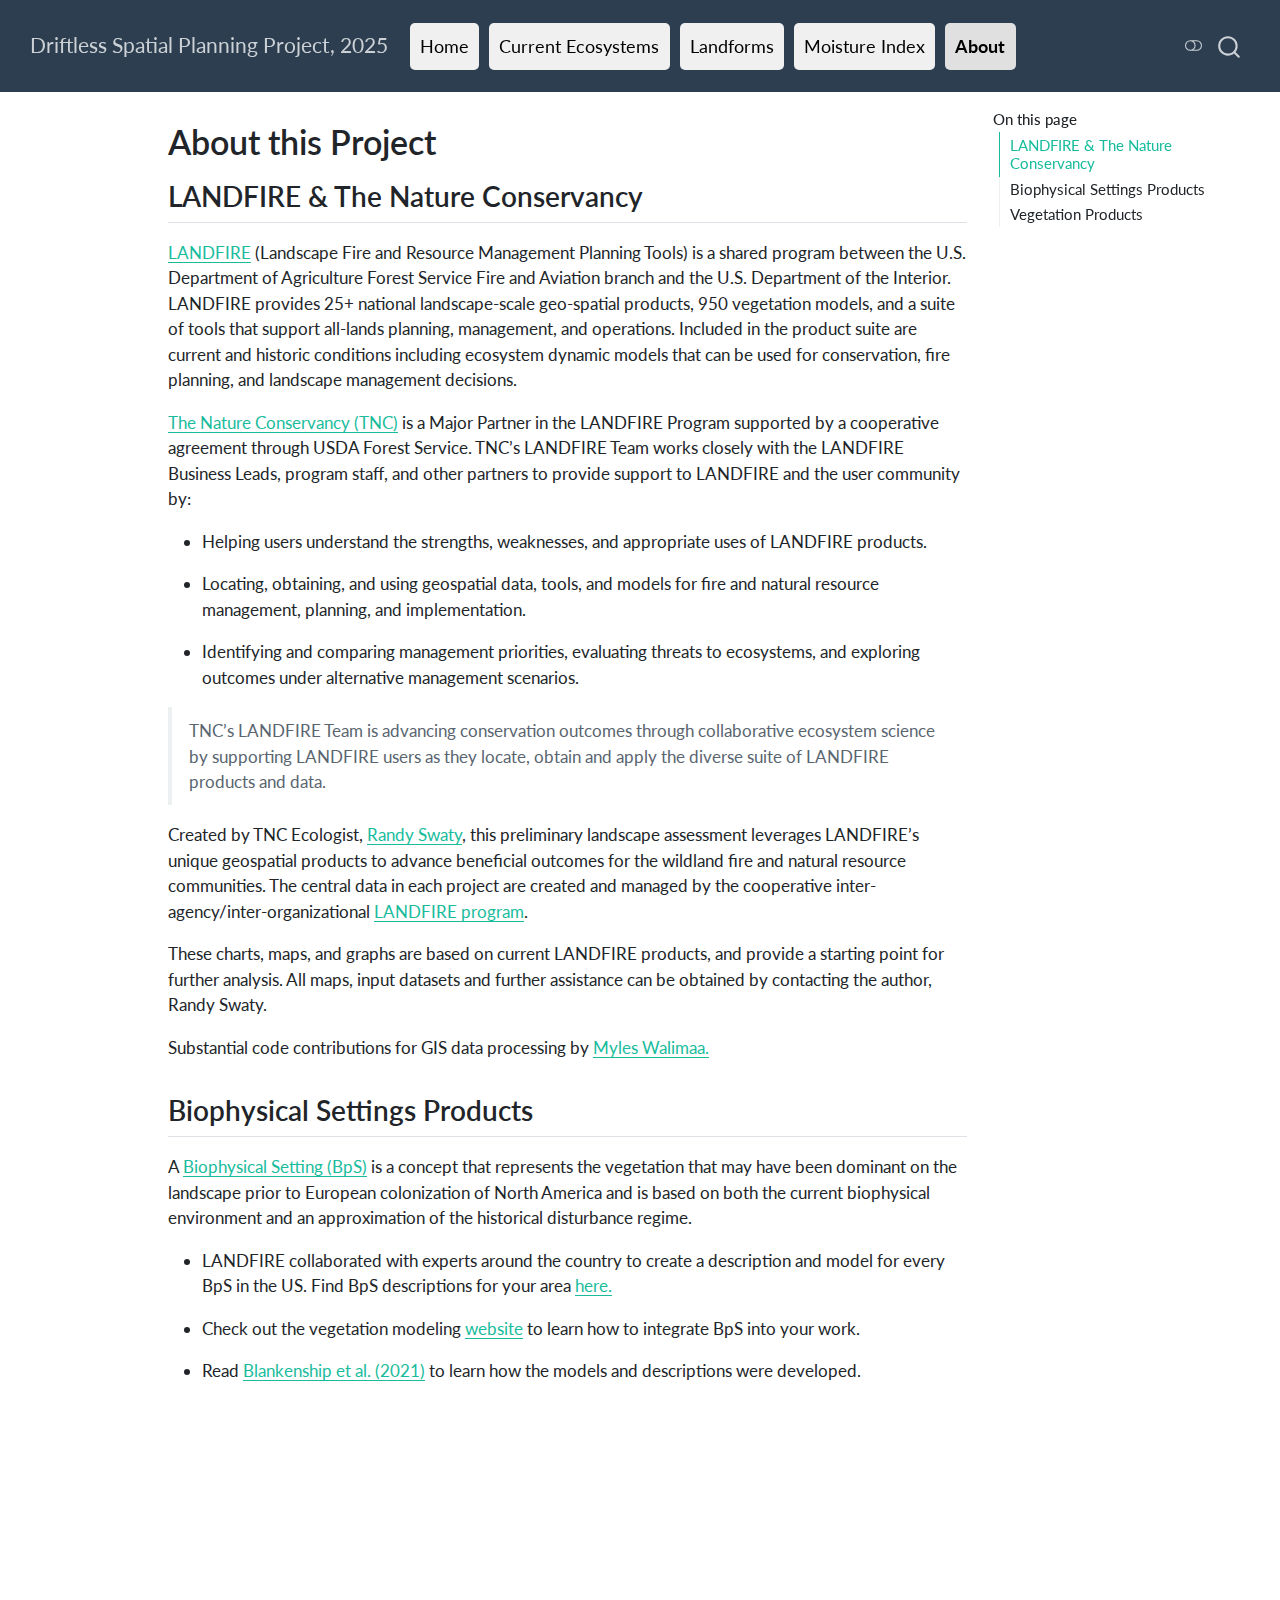
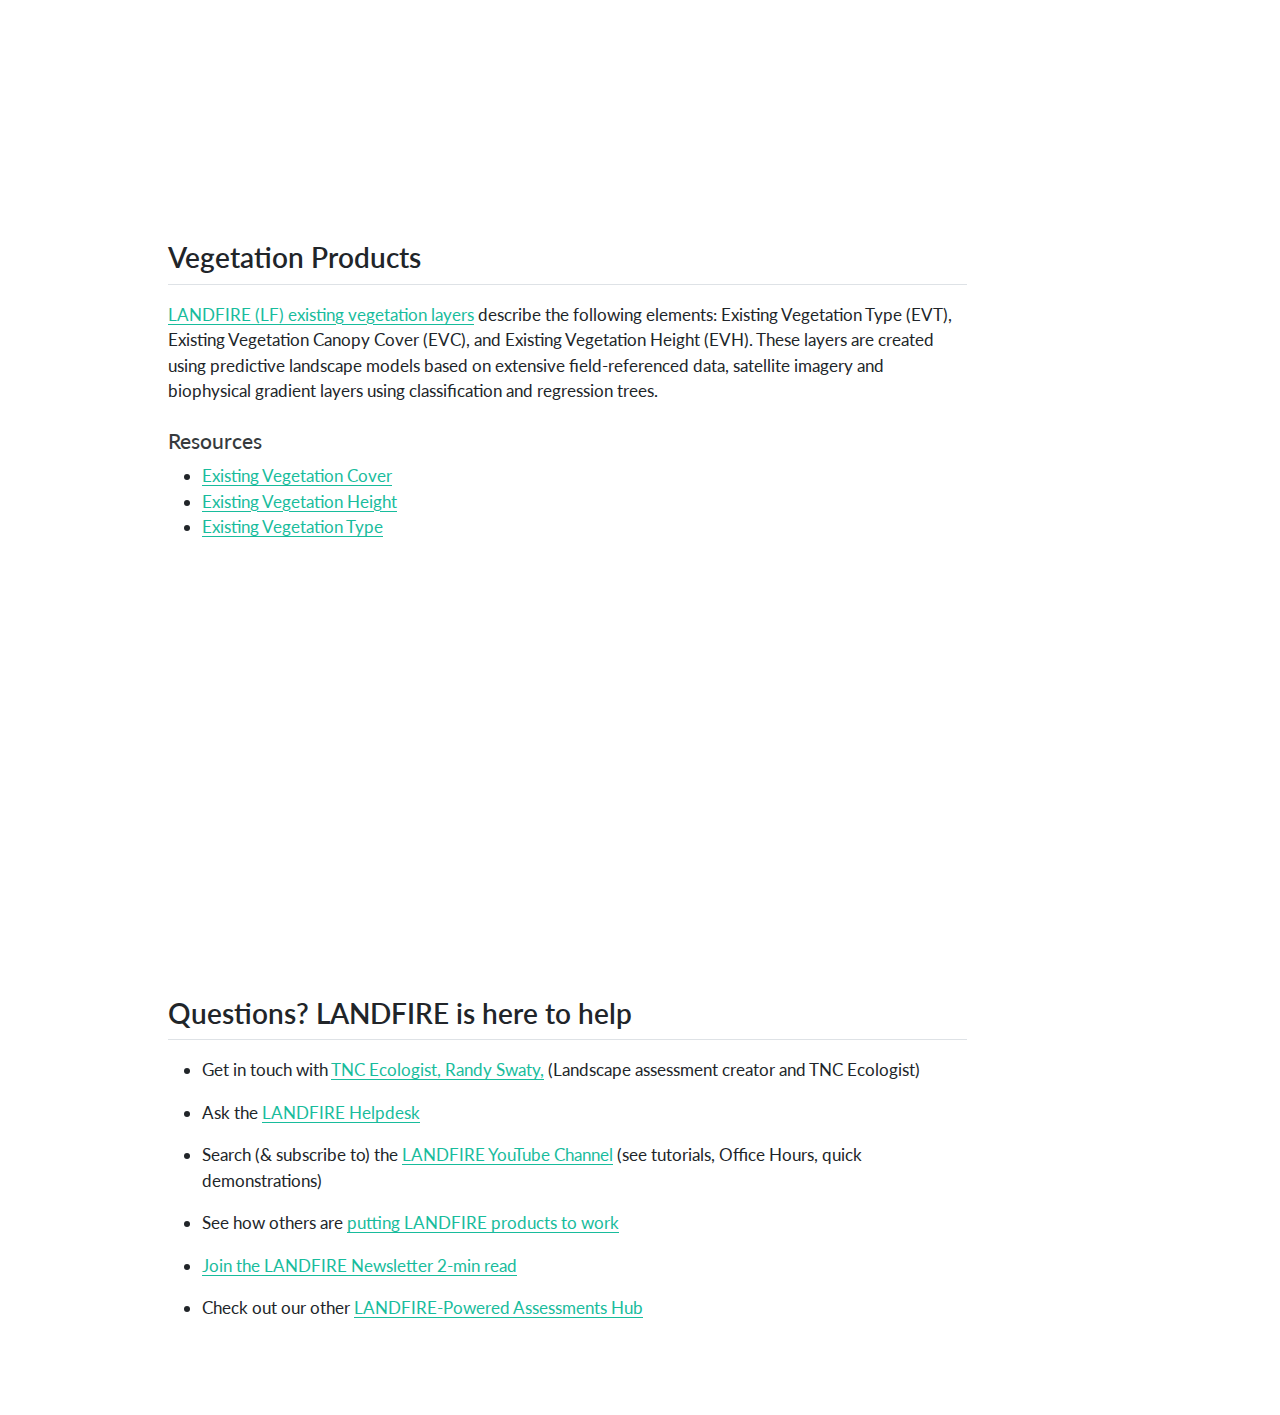
<file: docs/about.html>
<!DOCTYPE html>
<html xmlns="http://www.w3.org/1999/xhtml" lang="en" xml:lang="en"><head>

<meta charset="utf-8">
<meta name="generator" content="quarto-1.7.32">

<meta name="viewport" content="width=device-width, initial-scale=1.0, user-scalable=yes">


<title>About this Project – Driftless Spatial Planning Project, 2025</title>
<style>
code{white-space: pre-wrap;}
span.smallcaps{font-variant: small-caps;}
div.columns{display: flex; gap: min(4vw, 1.5em);}
div.column{flex: auto; overflow-x: auto;}
div.hanging-indent{margin-left: 1.5em; text-indent: -1.5em;}
ul.task-list{list-style: none;}
ul.task-list li input[type="checkbox"] {
  width: 0.8em;
  margin: 0 0.8em 0.2em -1em; /* quarto-specific, see https://github.com/quarto-dev/quarto-cli/issues/4556 */ 
  vertical-align: middle;
}
</style>


<script src="site_libs/quarto-nav/quarto-nav.js"></script>
<script src="site_libs/quarto-nav/headroom.min.js"></script>
<script src="site_libs/clipboard/clipboard.min.js"></script>
<script src="site_libs/quarto-search/autocomplete.umd.js"></script>
<script src="site_libs/quarto-search/fuse.min.js"></script>
<script src="site_libs/quarto-search/quarto-search.js"></script>
<meta name="quarto:offset" content="./">
<script src="site_libs/quarto-html/quarto.js" type="module"></script>
<script src="site_libs/quarto-html/tabsets/tabsets.js" type="module"></script>
<script src="site_libs/quarto-html/popper.min.js"></script>
<script src="site_libs/quarto-html/tippy.umd.min.js"></script>
<script src="site_libs/quarto-html/anchor.min.js"></script>
<link href="site_libs/quarto-html/tippy.css" rel="stylesheet">
<link href="site_libs/quarto-html/quarto-syntax-highlighting-37eea08aefeeee20ff55810ff984fec1.css" rel="stylesheet" class="quarto-color-scheme" id="quarto-text-highlighting-styles">
<link href="site_libs/quarto-html/quarto-syntax-highlighting-dark-2fef5ea3f8957b3e4ecc936fc74692ca.css" rel="stylesheet" class="quarto-color-scheme quarto-color-alternate" id="quarto-text-highlighting-styles">
<link href="site_libs/quarto-html/quarto-syntax-highlighting-37eea08aefeeee20ff55810ff984fec1.css" rel="stylesheet" class="quarto-color-scheme-extra" id="quarto-text-highlighting-styles">
<script src="site_libs/bootstrap/bootstrap.min.js"></script>
<link href="site_libs/bootstrap/bootstrap-icons.css" rel="stylesheet">
<link href="site_libs/bootstrap/bootstrap-cc63fce9873912f1bbbccf05079cc9ea.min.css" rel="stylesheet" append-hash="true" class="quarto-color-scheme" id="quarto-bootstrap" data-mode="light">
<link href="site_libs/bootstrap/bootstrap-dark-08799928d293638fe9563d5c5a2794e5.min.css" rel="stylesheet" append-hash="true" class="quarto-color-scheme quarto-color-alternate" id="quarto-bootstrap" data-mode="dark">
<link href="site_libs/bootstrap/bootstrap-cc63fce9873912f1bbbccf05079cc9ea.min.css" rel="stylesheet" append-hash="true" class="quarto-color-scheme-extra" id="quarto-bootstrap" data-mode="light">
<script id="quarto-search-options" type="application/json">{
  "location": "navbar",
  "copy-button": false,
  "collapse-after": 3,
  "panel-placement": "end",
  "type": "overlay",
  "limit": 50,
  "keyboard-shortcut": [
    "f",
    "/",
    "s"
  ],
  "show-item-context": false,
  "language": {
    "search-no-results-text": "No results",
    "search-matching-documents-text": "matching documents",
    "search-copy-link-title": "Copy link to search",
    "search-hide-matches-text": "Hide additional matches",
    "search-more-match-text": "more match in this document",
    "search-more-matches-text": "more matches in this document",
    "search-clear-button-title": "Clear",
    "search-text-placeholder": "",
    "search-detached-cancel-button-title": "Cancel",
    "search-submit-button-title": "Submit",
    "search-label": "Search"
  }
}</script>


<link rel="stylesheet" href="styles.css">
</head>

<body class="nav-fixed quarto-light"><script id="quarto-html-before-body" type="application/javascript">
    const toggleBodyColorMode = (bsSheetEl) => {
      const mode = bsSheetEl.getAttribute("data-mode");
      const bodyEl = window.document.querySelector("body");
      if (mode === "dark") {
        bodyEl.classList.add("quarto-dark");
        bodyEl.classList.remove("quarto-light");
      } else {
        bodyEl.classList.add("quarto-light");
        bodyEl.classList.remove("quarto-dark");
      }
    }
    const toggleBodyColorPrimary = () => {
      const bsSheetEl = window.document.querySelector("link#quarto-bootstrap:not([rel=disabled-stylesheet])");
      if (bsSheetEl) {
        toggleBodyColorMode(bsSheetEl);
      }
    }
    const setColorSchemeToggle = (alternate) => {
      const toggles = window.document.querySelectorAll('.quarto-color-scheme-toggle');
      for (let i=0; i < toggles.length; i++) {
        const toggle = toggles[i];
        if (toggle) {
          if (alternate) {
            toggle.classList.add("alternate");
          } else {
            toggle.classList.remove("alternate");
          }
        }
      }
    };
    const toggleColorMode = (alternate) => {
      // Switch the stylesheets
      const primaryStylesheets = window.document.querySelectorAll('link.quarto-color-scheme:not(.quarto-color-alternate)');
      const alternateStylesheets = window.document.querySelectorAll('link.quarto-color-scheme.quarto-color-alternate');
      manageTransitions('#quarto-margin-sidebar .nav-link', false);
      if (alternate) {
        // note: dark is layered on light, we don't disable primary!
        enableStylesheet(alternateStylesheets);
        for (const sheetNode of alternateStylesheets) {
          if (sheetNode.id === "quarto-bootstrap") {
            toggleBodyColorMode(sheetNode);
          }
        }
      } else {
        disableStylesheet(alternateStylesheets);
        enableStylesheet(primaryStylesheets)
        toggleBodyColorPrimary();
      }
      manageTransitions('#quarto-margin-sidebar .nav-link', true);
      // Switch the toggles
      setColorSchemeToggle(alternate)
      // Hack to workaround the fact that safari doesn't
      // properly recolor the scrollbar when toggling (#1455)
      if (navigator.userAgent.indexOf('Safari') > 0 && navigator.userAgent.indexOf('Chrome') == -1) {
        manageTransitions("body", false);
        window.scrollTo(0, 1);
        setTimeout(() => {
          window.scrollTo(0, 0);
          manageTransitions("body", true);
        }, 40);
      }
    }
    const disableStylesheet = (stylesheets) => {
      for (let i=0; i < stylesheets.length; i++) {
        const stylesheet = stylesheets[i];
        stylesheet.rel = 'disabled-stylesheet';
      }
    }
    const enableStylesheet = (stylesheets) => {
      for (let i=0; i < stylesheets.length; i++) {
        const stylesheet = stylesheets[i];
        if(stylesheet.rel !== 'stylesheet') { // for Chrome, which will still FOUC without this check
          stylesheet.rel = 'stylesheet';
        }
      }
    }
    const manageTransitions = (selector, allowTransitions) => {
      const els = window.document.querySelectorAll(selector);
      for (let i=0; i < els.length; i++) {
        const el = els[i];
        if (allowTransitions) {
          el.classList.remove('notransition');
        } else {
          el.classList.add('notransition');
        }
      }
    }
    const isFileUrl = () => {
      return window.location.protocol === 'file:';
    }
    const hasAlternateSentinel = () => {
      let styleSentinel = getColorSchemeSentinel();
      if (styleSentinel !== null) {
        return styleSentinel === "alternate";
      } else {
        return false;
      }
    }
    const setStyleSentinel = (alternate) => {
      const value = alternate ? "alternate" : "default";
      if (!isFileUrl()) {
        window.localStorage.setItem("quarto-color-scheme", value);
      } else {
        localAlternateSentinel = value;
      }
    }
    const getColorSchemeSentinel = () => {
      if (!isFileUrl()) {
        const storageValue = window.localStorage.getItem("quarto-color-scheme");
        return storageValue != null ? storageValue : localAlternateSentinel;
      } else {
        return localAlternateSentinel;
      }
    }
    const toggleGiscusIfUsed = (isAlternate, darkModeDefault) => {
      const baseTheme = document.querySelector('#giscus-base-theme')?.value ?? 'light';
      const alternateTheme = document.querySelector('#giscus-alt-theme')?.value ?? 'dark';
      let newTheme = '';
      if(authorPrefersDark) {
        newTheme = isAlternate ? baseTheme : alternateTheme;
      } else {
        newTheme = isAlternate ? alternateTheme : baseTheme;
      }
      const changeGiscusTheme = () => {
        // From: https://github.com/giscus/giscus/issues/336
        const sendMessage = (message) => {
          const iframe = document.querySelector('iframe.giscus-frame');
          if (!iframe) return;
          iframe.contentWindow.postMessage({ giscus: message }, 'https://giscus.app');
        }
        sendMessage({
          setConfig: {
            theme: newTheme
          }
        });
      }
      const isGiscussLoaded = window.document.querySelector('iframe.giscus-frame') !== null;
      if (isGiscussLoaded) {
        changeGiscusTheme();
      }
    };
    const authorPrefersDark = false;
    const darkModeDefault = authorPrefersDark;
      document.querySelector('link#quarto-text-highlighting-styles.quarto-color-scheme-extra').rel = 'disabled-stylesheet';
      document.querySelector('link#quarto-bootstrap.quarto-color-scheme-extra').rel = 'disabled-stylesheet';
    let localAlternateSentinel = darkModeDefault ? 'alternate' : 'default';
    // Dark / light mode switch
    window.quartoToggleColorScheme = () => {
      // Read the current dark / light value
      let toAlternate = !hasAlternateSentinel();
      toggleColorMode(toAlternate);
      setStyleSentinel(toAlternate);
      toggleGiscusIfUsed(toAlternate, darkModeDefault);
      window.dispatchEvent(new Event('resize'));
    };
    // Switch to dark mode if need be
    if (hasAlternateSentinel()) {
      toggleColorMode(true);
    } else {
      toggleColorMode(false);
    }
  </script>

<div id="quarto-search-results"></div>
  <header id="quarto-header" class="headroom fixed-top">
    <nav class="navbar navbar-expand-lg " data-bs-theme="dark">
      <div class="navbar-container container-fluid">
      <div class="navbar-brand-container mx-auto">
    <a class="navbar-brand" href="./index.html">
    <span class="navbar-title">Driftless Spatial Planning Project, 2025</span>
    </a>
  </div>
            <div id="quarto-search" class="" title="Search"></div>
          <button class="navbar-toggler" type="button" data-bs-toggle="collapse" data-bs-target="#navbarCollapse" aria-controls="navbarCollapse" role="menu" aria-expanded="false" aria-label="Toggle navigation" onclick="if (window.quartoToggleHeadroom) { window.quartoToggleHeadroom(); }">
  <span class="navbar-toggler-icon"></span>
</button>
          <div class="collapse navbar-collapse" id="navbarCollapse">
            <ul class="navbar-nav navbar-nav-scroll me-auto">
  <li class="nav-item">
    <a class="nav-link" href="./index.html"> 
<span class="menu-text">Home</span></a>
  </li>  
  <li class="nav-item">
    <a class="nav-link" href="./evts.html"> 
<span class="menu-text">Current Ecosystems</span></a>
  </li>  
  <li class="nav-item">
    <a class="nav-link" href="./landforms.html"> 
<span class="menu-text">Landforms</span></a>
  </li>  
  <li class="nav-item">
    <a class="nav-link" href="./imi.html"> 
<span class="menu-text">Moisture Index</span></a>
  </li>  
  <li class="nav-item">
    <a class="nav-link active" href="./about.html" aria-current="page"> 
<span class="menu-text">About</span></a>
  </li>  
</ul>
          </div> <!-- /navcollapse -->
            <div class="quarto-navbar-tools">
  <a href="" class="quarto-color-scheme-toggle quarto-navigation-tool  px-1" onclick="window.quartoToggleColorScheme(); return false;" title="Toggle dark mode"><i class="bi"></i></a>
</div>
      </div> <!-- /container-fluid -->
    </nav>
</header>
<!-- content -->
<div id="quarto-content" class="quarto-container page-columns page-rows-contents page-layout-article page-navbar">
<!-- sidebar -->
<!-- margin-sidebar -->
    <div id="quarto-margin-sidebar" class="sidebar margin-sidebar">
        <nav id="TOC" role="doc-toc" class="toc-active">
    <h2 id="toc-title">On this page</h2>
   
  <ul>
  <li><a href="#landfire-the-nature-conservancy" id="toc-landfire-the-nature-conservancy" class="nav-link active" data-scroll-target="#landfire-the-nature-conservancy">LANDFIRE &amp; The Nature Conservancy</a></li>
  <li><a href="#biophysical-settings-products" id="toc-biophysical-settings-products" class="nav-link" data-scroll-target="#biophysical-settings-products">Biophysical Settings Products</a></li>
  <li><a href="#vegetation-products" id="toc-vegetation-products" class="nav-link" data-scroll-target="#vegetation-products">Vegetation Products</a></li>
  </ul>
</nav>
    </div>
<!-- main -->
<main class="content" id="quarto-document-content">


<header id="title-block-header" class="quarto-title-block default">
<div class="quarto-title">
<h1 class="title">About this Project</h1>
</div>



<div class="quarto-title-meta">

    
  
    
  </div>
  


</header>


<section id="landfire-the-nature-conservancy" class="level2">
<h2 class="anchored" data-anchor-id="landfire-the-nature-conservancy">LANDFIRE &amp; The Nature Conservancy</h2>
<p><a href="https://landfire.gov" target="blank">LANDFIRE</a> (Landscape Fire and Resource Management Planning Tools) is a shared program between the U.S. Department of Agriculture Forest Service Fire and Aviation branch and the U.S. Department of the Interior. LANDFIRE provides 25+ national landscape-scale geo-spatial products, 950 vegetation models, and a suite of tools that support all-lands planning, management, and operations. Included in the product suite are current and historic conditions including ecosystem dynamic models that can be used for conservation, fire planning, and landscape management decisions.</p>
<p><a href="https://landfire.gov/faqs#heading-45" target="blank">The Nature Conservancy (TNC)</a> is a Major Partner in the LANDFIRE Program supported by a cooperative agreement through USDA Forest Service. TNC’s LANDFIRE Team works closely with the LANDFIRE Business Leads, program staff, and other partners to provide support to LANDFIRE and the user community by:</p>
<ul>
<li><p>Helping users understand the strengths, weaknesses, and appropriate uses of LANDFIRE products.</p></li>
<li><p>Locating, obtaining, and using geospatial data, tools, and models for fire and natural resource management, planning, and implementation.</p></li>
<li><p>Identifying and comparing management priorities, evaluating threats to ecosystems, and exploring outcomes under alternative management scenarios.</p></li>
</ul>
<blockquote class="blockquote">
<p>TNC’s LANDFIRE Team is advancing conservation outcomes through collaborative ecosystem science by supporting LANDFIRE users as they locate, obtain and apply the diverse suite of LANDFIRE products and data.</p>
</blockquote>
<p>Created by TNC Ecologist, <a href="mailto:rswaty@tnc.org">Randy Swaty</a>, this preliminary landscape assessment leverages LANDFIRE’s unique geospatial products to advance beneficial outcomes for the wildland fire and natural resource communities. The central data in each project are created and managed by the cooperative inter-agency/inter-organizational <a href="https://landfire.gov" target="blank">LANDFIRE program</a>.</p>
<p>These charts, maps, and graphs are based on current LANDFIRE products, and provide a starting point for further analysis. All maps, input datasets and further assistance can be obtained by contacting the author, Randy Swaty.</p>
<p>Substantial code contributions for GIS data processing by <a href="https://www.linkedin.com/in/myles-walimaa-35596123b/" target="blank">Myles Walimaa.</a></p>
</section>
<section id="biophysical-settings-products" class="level2">
<h2 class="anchored" data-anchor-id="biophysical-settings-products">Biophysical Settings Products</h2>
<p>A <a href="https://landfire.gov/bps-models.php" target="blank">Biophysical Setting (BpS)</a> is a concept that represents the vegetation that may have been dominant on the landscape prior to European colonization of North America and is based on both the current biophysical environment and an approximation of the historical disturbance regime.</p>
<ul>
<li><p>LANDFIRE collaborated with experts around the country to create a description and model for every BpS in the US. Find BpS descriptions for your area <a href="https://landfirereview.org/search.php" target="blank">here.</a></p></li>
<li><p>Check out the vegetation modeling <a href="https://thenatureconservancy.github.io/landfiremodels/" target="blank">website</a> to learn how to integrate BpS into your work.</p></li>
<li><p>Read <a href="https://esajournals.onlinelibrary.wiley.com/doi/pdf/10.1002/ecs2.3484" target="blank">Blankenship et al.&nbsp;(2021)</a> to learn how the models and descriptions were developed.</p></li>
</ul>
<p><br></p>
<iframe width="560" height="315" src="https://www.youtube.com/embed/xjaWJCe7udQ" title="YouTube video player" frameborder="0" allow="accelerometer; autoplay; clipboard-write; encrypted-media; gyroscope; picture-in-picture; web-share" allowfullscreen="">
</iframe>
<p><br></p>
</section>
<section id="vegetation-products" class="level2">
<h2 class="anchored" data-anchor-id="vegetation-products">Vegetation Products</h2>
<p><a href="https://landfire.gov/vegetation.php" target="blank">LANDFIRE (LF) existing vegetation layers</a> describe the following elements: Existing Vegetation Type (EVT), Existing Vegetation Canopy Cover (EVC), and Existing Vegetation Height (EVH). These layers are created using predictive landscape models based on extensive field-referenced data, satellite imagery and biophysical gradient layers using classification and regression trees.</p>
<section id="resources" class="level4">
<h4 class="anchored">Resources</h4>
<ul>
<li><a href="https://landfire.gov/evc.php" target="blank">Existing Vegetation Cover</a></li>
<li><a href="https://landfire.gov/evh.php" target="blank">Existing Vegetation Height</a></li>
<li><a href="https://landfire.gov/evt.php" target="blank">Existing Vegetation Type</a></li>
</ul>
<p><br></p>
<iframe width="560" height="315" src="https://www.youtube.com/embed/Fzc_zS6EoJE?si=Z4idrvFqgCMK8IJZ" title="YouTube video player" frameborder="0" allow="accelerometer; autoplay; clipboard-write; encrypted-media; gyroscope; picture-in-picture; web-share" allowfullscreen="">
</iframe>
<p><br></p>
<h2 class="anchored" data-anchor-id="resources">
Questions? LANDFIRE is here to help
</h2>
<ul>
<li><p>Get in touch with <a href="mailto:rswaty@tnc.org">TNC Ecologist, Randy Swaty,</a> (Landscape assessment creator and TNC Ecologist)</p></li>
<li><p>Ask the <a href="mailto:helpdesk@landfire.gov">LANDFIRE Helpdesk</a></p></li>
<li><p>Search (&amp; subscribe to) the <a href="https://www.youtube.com/@LANDFIREvideo">LANDFIRE YouTube Channel</a> (see tutorials, Office Hours, quick demonstrations)</p></li>
<li><p>See how others are <a href="https://arcg.is/1jmKm90">putting LANDFIRE products to work</a></p></li>
<li><p><a href="http://eepurl.com/cajG91">Join the LANDFIRE Newsletter 2-min read</a></p></li>
<li><p>Check out our other <a href="https://landfire-tnc.github.io/Assessments/">LANDFIRE-Powered Assessments Hub</a></p></li>
</ul>


</section>
</section>

</main> <!-- /main -->
<script id="quarto-html-after-body" type="application/javascript">
  window.document.addEventListener("DOMContentLoaded", function (event) {
    // Ensure there is a toggle, if there isn't float one in the top right
    if (window.document.querySelector('.quarto-color-scheme-toggle') === null) {
      const a = window.document.createElement('a');
      a.classList.add('top-right');
      a.classList.add('quarto-color-scheme-toggle');
      a.href = "";
      a.onclick = function() { try { window.quartoToggleColorScheme(); } catch {} return false; };
      const i = window.document.createElement("i");
      i.classList.add('bi');
      a.appendChild(i);
      window.document.body.appendChild(a);
    }
    setColorSchemeToggle(hasAlternateSentinel())
    const icon = "";
    const anchorJS = new window.AnchorJS();
    anchorJS.options = {
      placement: 'right',
      icon: icon
    };
    anchorJS.add('.anchored');
    const isCodeAnnotation = (el) => {
      for (const clz of el.classList) {
        if (clz.startsWith('code-annotation-')) {                     
          return true;
        }
      }
      return false;
    }
    const onCopySuccess = function(e) {
      // button target
      const button = e.trigger;
      // don't keep focus
      button.blur();
      // flash "checked"
      button.classList.add('code-copy-button-checked');
      var currentTitle = button.getAttribute("title");
      button.setAttribute("title", "Copied!");
      let tooltip;
      if (window.bootstrap) {
        button.setAttribute("data-bs-toggle", "tooltip");
        button.setAttribute("data-bs-placement", "left");
        button.setAttribute("data-bs-title", "Copied!");
        tooltip = new bootstrap.Tooltip(button, 
          { trigger: "manual", 
            customClass: "code-copy-button-tooltip",
            offset: [0, -8]});
        tooltip.show();    
      }
      setTimeout(function() {
        if (tooltip) {
          tooltip.hide();
          button.removeAttribute("data-bs-title");
          button.removeAttribute("data-bs-toggle");
          button.removeAttribute("data-bs-placement");
        }
        button.setAttribute("title", currentTitle);
        button.classList.remove('code-copy-button-checked');
      }, 1000);
      // clear code selection
      e.clearSelection();
    }
    const getTextToCopy = function(trigger) {
        const codeEl = trigger.previousElementSibling.cloneNode(true);
        for (const childEl of codeEl.children) {
          if (isCodeAnnotation(childEl)) {
            childEl.remove();
          }
        }
        return codeEl.innerText;
    }
    const clipboard = new window.ClipboardJS('.code-copy-button:not([data-in-quarto-modal])', {
      text: getTextToCopy
    });
    clipboard.on('success', onCopySuccess);
    if (window.document.getElementById('quarto-embedded-source-code-modal')) {
      const clipboardModal = new window.ClipboardJS('.code-copy-button[data-in-quarto-modal]', {
        text: getTextToCopy,
        container: window.document.getElementById('quarto-embedded-source-code-modal')
      });
      clipboardModal.on('success', onCopySuccess);
    }
      var localhostRegex = new RegExp(/^(?:http|https):\/\/localhost\:?[0-9]*\//);
      var mailtoRegex = new RegExp(/^mailto:/);
        var filterRegex = new RegExp('/' + window.location.host + '/');
      var isInternal = (href) => {
          return filterRegex.test(href) || localhostRegex.test(href) || mailtoRegex.test(href);
      }
      // Inspect non-navigation links and adorn them if external
     var links = window.document.querySelectorAll('a[href]:not(.nav-link):not(.navbar-brand):not(.toc-action):not(.sidebar-link):not(.sidebar-item-toggle):not(.pagination-link):not(.no-external):not([aria-hidden]):not(.dropdown-item):not(.quarto-navigation-tool):not(.about-link)');
      for (var i=0; i<links.length; i++) {
        const link = links[i];
        if (!isInternal(link.href)) {
          // undo the damage that might have been done by quarto-nav.js in the case of
          // links that we want to consider external
          if (link.dataset.originalHref !== undefined) {
            link.href = link.dataset.originalHref;
          }
        }
      }
    function tippyHover(el, contentFn, onTriggerFn, onUntriggerFn) {
      const config = {
        allowHTML: true,
        maxWidth: 500,
        delay: 100,
        arrow: false,
        appendTo: function(el) {
            return el.parentElement;
        },
        interactive: true,
        interactiveBorder: 10,
        theme: 'quarto',
        placement: 'bottom-start',
      };
      if (contentFn) {
        config.content = contentFn;
      }
      if (onTriggerFn) {
        config.onTrigger = onTriggerFn;
      }
      if (onUntriggerFn) {
        config.onUntrigger = onUntriggerFn;
      }
      window.tippy(el, config); 
    }
    const noterefs = window.document.querySelectorAll('a[role="doc-noteref"]');
    for (var i=0; i<noterefs.length; i++) {
      const ref = noterefs[i];
      tippyHover(ref, function() {
        // use id or data attribute instead here
        let href = ref.getAttribute('data-footnote-href') || ref.getAttribute('href');
        try { href = new URL(href).hash; } catch {}
        const id = href.replace(/^#\/?/, "");
        const note = window.document.getElementById(id);
        if (note) {
          return note.innerHTML;
        } else {
          return "";
        }
      });
    }
    const xrefs = window.document.querySelectorAll('a.quarto-xref');
    const processXRef = (id, note) => {
      // Strip column container classes
      const stripColumnClz = (el) => {
        el.classList.remove("page-full", "page-columns");
        if (el.children) {
          for (const child of el.children) {
            stripColumnClz(child);
          }
        }
      }
      stripColumnClz(note)
      if (id === null || id.startsWith('sec-')) {
        // Special case sections, only their first couple elements
        const container = document.createElement("div");
        if (note.children && note.children.length > 2) {
          container.appendChild(note.children[0].cloneNode(true));
          for (let i = 1; i < note.children.length; i++) {
            const child = note.children[i];
            if (child.tagName === "P" && child.innerText === "") {
              continue;
            } else {
              container.appendChild(child.cloneNode(true));
              break;
            }
          }
          if (window.Quarto?.typesetMath) {
            window.Quarto.typesetMath(container);
          }
          return container.innerHTML
        } else {
          if (window.Quarto?.typesetMath) {
            window.Quarto.typesetMath(note);
          }
          return note.innerHTML;
        }
      } else {
        // Remove any anchor links if they are present
        const anchorLink = note.querySelector('a.anchorjs-link');
        if (anchorLink) {
          anchorLink.remove();
        }
        if (window.Quarto?.typesetMath) {
          window.Quarto.typesetMath(note);
        }
        if (note.classList.contains("callout")) {
          return note.outerHTML;
        } else {
          return note.innerHTML;
        }
      }
    }
    for (var i=0; i<xrefs.length; i++) {
      const xref = xrefs[i];
      tippyHover(xref, undefined, function(instance) {
        instance.disable();
        let url = xref.getAttribute('href');
        let hash = undefined; 
        if (url.startsWith('#')) {
          hash = url;
        } else {
          try { hash = new URL(url).hash; } catch {}
        }
        if (hash) {
          const id = hash.replace(/^#\/?/, "");
          const note = window.document.getElementById(id);
          if (note !== null) {
            try {
              const html = processXRef(id, note.cloneNode(true));
              instance.setContent(html);
            } finally {
              instance.enable();
              instance.show();
            }
          } else {
            // See if we can fetch this
            fetch(url.split('#')[0])
            .then(res => res.text())
            .then(html => {
              const parser = new DOMParser();
              const htmlDoc = parser.parseFromString(html, "text/html");
              const note = htmlDoc.getElementById(id);
              if (note !== null) {
                const html = processXRef(id, note);
                instance.setContent(html);
              } 
            }).finally(() => {
              instance.enable();
              instance.show();
            });
          }
        } else {
          // See if we can fetch a full url (with no hash to target)
          // This is a special case and we should probably do some content thinning / targeting
          fetch(url)
          .then(res => res.text())
          .then(html => {
            const parser = new DOMParser();
            const htmlDoc = parser.parseFromString(html, "text/html");
            const note = htmlDoc.querySelector('main.content');
            if (note !== null) {
              // This should only happen for chapter cross references
              // (since there is no id in the URL)
              // remove the first header
              if (note.children.length > 0 && note.children[0].tagName === "HEADER") {
                note.children[0].remove();
              }
              const html = processXRef(null, note);
              instance.setContent(html);
            } 
          }).finally(() => {
            instance.enable();
            instance.show();
          });
        }
      }, function(instance) {
      });
    }
        let selectedAnnoteEl;
        const selectorForAnnotation = ( cell, annotation) => {
          let cellAttr = 'data-code-cell="' + cell + '"';
          let lineAttr = 'data-code-annotation="' +  annotation + '"';
          const selector = 'span[' + cellAttr + '][' + lineAttr + ']';
          return selector;
        }
        const selectCodeLines = (annoteEl) => {
          const doc = window.document;
          const targetCell = annoteEl.getAttribute("data-target-cell");
          const targetAnnotation = annoteEl.getAttribute("data-target-annotation");
          const annoteSpan = window.document.querySelector(selectorForAnnotation(targetCell, targetAnnotation));
          const lines = annoteSpan.getAttribute("data-code-lines").split(",");
          const lineIds = lines.map((line) => {
            return targetCell + "-" + line;
          })
          let top = null;
          let height = null;
          let parent = null;
          if (lineIds.length > 0) {
              //compute the position of the single el (top and bottom and make a div)
              const el = window.document.getElementById(lineIds[0]);
              top = el.offsetTop;
              height = el.offsetHeight;
              parent = el.parentElement.parentElement;
            if (lineIds.length > 1) {
              const lastEl = window.document.getElementById(lineIds[lineIds.length - 1]);
              const bottom = lastEl.offsetTop + lastEl.offsetHeight;
              height = bottom - top;
            }
            if (top !== null && height !== null && parent !== null) {
              // cook up a div (if necessary) and position it 
              let div = window.document.getElementById("code-annotation-line-highlight");
              if (div === null) {
                div = window.document.createElement("div");
                div.setAttribute("id", "code-annotation-line-highlight");
                div.style.position = 'absolute';
                parent.appendChild(div);
              }
              div.style.top = top - 2 + "px";
              div.style.height = height + 4 + "px";
              div.style.left = 0;
              let gutterDiv = window.document.getElementById("code-annotation-line-highlight-gutter");
              if (gutterDiv === null) {
                gutterDiv = window.document.createElement("div");
                gutterDiv.setAttribute("id", "code-annotation-line-highlight-gutter");
                gutterDiv.style.position = 'absolute';
                const codeCell = window.document.getElementById(targetCell);
                const gutter = codeCell.querySelector('.code-annotation-gutter');
                gutter.appendChild(gutterDiv);
              }
              gutterDiv.style.top = top - 2 + "px";
              gutterDiv.style.height = height + 4 + "px";
            }
            selectedAnnoteEl = annoteEl;
          }
        };
        const unselectCodeLines = () => {
          const elementsIds = ["code-annotation-line-highlight", "code-annotation-line-highlight-gutter"];
          elementsIds.forEach((elId) => {
            const div = window.document.getElementById(elId);
            if (div) {
              div.remove();
            }
          });
          selectedAnnoteEl = undefined;
        };
          // Handle positioning of the toggle
      window.addEventListener(
        "resize",
        throttle(() => {
          elRect = undefined;
          if (selectedAnnoteEl) {
            selectCodeLines(selectedAnnoteEl);
          }
        }, 10)
      );
      function throttle(fn, ms) {
      let throttle = false;
      let timer;
        return (...args) => {
          if(!throttle) { // first call gets through
              fn.apply(this, args);
              throttle = true;
          } else { // all the others get throttled
              if(timer) clearTimeout(timer); // cancel #2
              timer = setTimeout(() => {
                fn.apply(this, args);
                timer = throttle = false;
              }, ms);
          }
        };
      }
        // Attach click handler to the DT
        const annoteDls = window.document.querySelectorAll('dt[data-target-cell]');
        for (const annoteDlNode of annoteDls) {
          annoteDlNode.addEventListener('click', (event) => {
            const clickedEl = event.target;
            if (clickedEl !== selectedAnnoteEl) {
              unselectCodeLines();
              const activeEl = window.document.querySelector('dt[data-target-cell].code-annotation-active');
              if (activeEl) {
                activeEl.classList.remove('code-annotation-active');
              }
              selectCodeLines(clickedEl);
              clickedEl.classList.add('code-annotation-active');
            } else {
              // Unselect the line
              unselectCodeLines();
              clickedEl.classList.remove('code-annotation-active');
            }
          });
        }
    const findCites = (el) => {
      const parentEl = el.parentElement;
      if (parentEl) {
        const cites = parentEl.dataset.cites;
        if (cites) {
          return {
            el,
            cites: cites.split(' ')
          };
        } else {
          return findCites(el.parentElement)
        }
      } else {
        return undefined;
      }
    };
    var bibliorefs = window.document.querySelectorAll('a[role="doc-biblioref"]');
    for (var i=0; i<bibliorefs.length; i++) {
      const ref = bibliorefs[i];
      const citeInfo = findCites(ref);
      if (citeInfo) {
        tippyHover(citeInfo.el, function() {
          var popup = window.document.createElement('div');
          citeInfo.cites.forEach(function(cite) {
            var citeDiv = window.document.createElement('div');
            citeDiv.classList.add('hanging-indent');
            citeDiv.classList.add('csl-entry');
            var biblioDiv = window.document.getElementById('ref-' + cite);
            if (biblioDiv) {
              citeDiv.innerHTML = biblioDiv.innerHTML;
            }
            popup.appendChild(citeDiv);
          });
          return popup.innerHTML;
        });
      }
    }
  });
  </script>
</div> <!-- /content -->




</body></html>
</file>
<file: docs/site_libs/quarto-html/tippy.css>
.tippy-box[data-animation=fade][data-state=hidden]{opacity:0}[data-tippy-root]{max-width:calc(100vw - 10px)}.tippy-box{position:relative;background-color:#333;color:#fff;border-radius:4px;font-size:14px;line-height:1.4;white-space:normal;outline:0;transition-property:transform,visibility,opacity}.tippy-box[data-placement^=top]>.tippy-arrow{bottom:0}.tippy-box[data-placement^=top]>.tippy-arrow:before{bottom:-7px;left:0;border-width:8px 8px 0;border-top-color:initial;transform-origin:center top}.tippy-box[data-placement^=bottom]>.tippy-arrow{top:0}.tippy-box[data-placement^=bottom]>.tippy-arrow:before{top:-7px;left:0;border-width:0 8px 8px;border-bottom-color:initial;transform-origin:center bottom}.tippy-box[data-placement^=left]>.tippy-arrow{right:0}.tippy-box[data-placement^=left]>.tippy-arrow:before{border-width:8px 0 8px 8px;border-left-color:initial;right:-7px;transform-origin:center left}.tippy-box[data-placement^=right]>.tippy-arrow{left:0}.tippy-box[data-placement^=right]>.tippy-arrow:before{left:-7px;border-width:8px 8px 8px 0;border-right-color:initial;transform-origin:center right}.tippy-box[data-inertia][data-state=visible]{transition-timing-function:cubic-bezier(.54,1.5,.38,1.11)}.tippy-arrow{width:16px;height:16px;color:#333}.tippy-arrow:before{content:"";position:absolute;border-color:transparent;border-style:solid}.tippy-content{position:relative;padding:5px 9px;z-index:1}
</file>
<file: docs/site_libs/quarto-html/quarto-syntax-highlighting-37eea08aefeeee20ff55810ff984fec1.css>
/* quarto syntax highlight colors */
:root {
  --quarto-hl-ot-color: #003B4F;
  --quarto-hl-at-color: #657422;
  --quarto-hl-ss-color: #20794D;
  --quarto-hl-an-color: #5E5E5E;
  --quarto-hl-fu-color: #4758AB;
  --quarto-hl-st-color: #20794D;
  --quarto-hl-cf-color: #003B4F;
  --quarto-hl-op-color: #5E5E5E;
  --quarto-hl-er-color: #AD0000;
  --quarto-hl-bn-color: #AD0000;
  --quarto-hl-al-color: #AD0000;
  --quarto-hl-va-color: #111111;
  --quarto-hl-bu-color: inherit;
  --quarto-hl-ex-color: inherit;
  --quarto-hl-pp-color: #AD0000;
  --quarto-hl-in-color: #5E5E5E;
  --quarto-hl-vs-color: #20794D;
  --quarto-hl-wa-color: #5E5E5E;
  --quarto-hl-do-color: #5E5E5E;
  --quarto-hl-im-color: #00769E;
  --quarto-hl-ch-color: #20794D;
  --quarto-hl-dt-color: #AD0000;
  --quarto-hl-fl-color: #AD0000;
  --quarto-hl-co-color: #5E5E5E;
  --quarto-hl-cv-color: #5E5E5E;
  --quarto-hl-cn-color: #8f5902;
  --quarto-hl-sc-color: #5E5E5E;
  --quarto-hl-dv-color: #AD0000;
  --quarto-hl-kw-color: #003B4F;
}

/* other quarto variables */
:root {
  --quarto-font-monospace: SFMono-Regular, Menlo, Monaco, Consolas, "Liberation Mono", "Courier New", monospace;
}

/* syntax highlight based on Pandoc's rules */
pre > code.sourceCode > span {
  color: #003B4F;
}

code.sourceCode > span {
  color: #003B4F;
}

div.sourceCode,
div.sourceCode pre.sourceCode {
  color: #003B4F;
}

/* Normal */
code span {
  color: #003B4F;
}

/* Alert */
code span.al {
  color: #AD0000;
  font-style: inherit;
}

/* Annotation */
code span.an {
  color: #5E5E5E;
  font-style: inherit;
}

/* Attribute */
code span.at {
  color: #657422;
  font-style: inherit;
}

/* BaseN */
code span.bn {
  color: #AD0000;
  font-style: inherit;
}

/* BuiltIn */
code span.bu {
  font-style: inherit;
}

/* ControlFlow */
code span.cf {
  color: #003B4F;
  font-weight: bold;
  font-style: inherit;
}

/* Char */
code span.ch {
  color: #20794D;
  font-style: inherit;
}

/* Constant */
code span.cn {
  color: #8f5902;
  font-style: inherit;
}

/* Comment */
code span.co {
  color: #5E5E5E;
  font-style: inherit;
}

/* CommentVar */
code span.cv {
  color: #5E5E5E;
  font-style: italic;
}

/* Documentation */
code span.do {
  color: #5E5E5E;
  font-style: italic;
}

/* DataType */
code span.dt {
  color: #AD0000;
  font-style: inherit;
}

/* DecVal */
code span.dv {
  color: #AD0000;
  font-style: inherit;
}

/* Error */
code span.er {
  color: #AD0000;
  font-style: inherit;
}

/* Extension */
code span.ex {
  font-style: inherit;
}

/* Float */
code span.fl {
  color: #AD0000;
  font-style: inherit;
}

/* Function */
code span.fu {
  color: #4758AB;
  font-style: inherit;
}

/* Import */
code span.im {
  color: #00769E;
  font-style: inherit;
}

/* Information */
code span.in {
  color: #5E5E5E;
  font-style: inherit;
}

/* Keyword */
code span.kw {
  color: #003B4F;
  font-weight: bold;
  font-style: inherit;
}

/* Operator */
code span.op {
  color: #5E5E5E;
  font-style: inherit;
}

/* Other */
code span.ot {
  color: #003B4F;
  font-style: inherit;
}

/* Preprocessor */
code span.pp {
  color: #AD0000;
  font-style: inherit;
}

/* SpecialChar */
code span.sc {
  color: #5E5E5E;
  font-style: inherit;
}

/* SpecialString */
code span.ss {
  color: #20794D;
  font-style: inherit;
}

/* String */
code span.st {
  color: #20794D;
  font-style: inherit;
}

/* Variable */
code span.va {
  color: #111111;
  font-style: inherit;
}

/* VerbatimString */
code span.vs {
  color: #20794D;
  font-style: inherit;
}

/* Warning */
code span.wa {
  color: #5E5E5E;
  font-style: italic;
}

.prevent-inlining {
  content: "</";
}

/*# sourceMappingURL=27d3d809615f7771493d095567f04340.css.map */
</file>
<file: docs/site_libs/quarto-html/quarto-syntax-highlighting-dark-2fef5ea3f8957b3e4ecc936fc74692ca.css>
/* quarto syntax highlight colors */
:root {
  --quarto-hl-al-color: #f07178;
  --quarto-hl-an-color: #d4d0ab;
  --quarto-hl-at-color: #00e0e0;
  --quarto-hl-bn-color: #d4d0ab;
  --quarto-hl-bu-color: #abe338;
  --quarto-hl-ch-color: #abe338;
  --quarto-hl-co-color: #f8f8f2;
  --quarto-hl-cv-color: #ffd700;
  --quarto-hl-cn-color: #ffd700;
  --quarto-hl-cf-color: #ffa07a;
  --quarto-hl-dt-color: #ffa07a;
  --quarto-hl-dv-color: #d4d0ab;
  --quarto-hl-do-color: #f8f8f2;
  --quarto-hl-er-color: #f07178;
  --quarto-hl-ex-color: #00e0e0;
  --quarto-hl-fl-color: #d4d0ab;
  --quarto-hl-fu-color: #ffa07a;
  --quarto-hl-im-color: #abe338;
  --quarto-hl-in-color: #d4d0ab;
  --quarto-hl-kw-color: #ffa07a;
  --quarto-hl-op-color: #ffa07a;
  --quarto-hl-ot-color: #00e0e0;
  --quarto-hl-pp-color: #dcc6e0;
  --quarto-hl-re-color: #00e0e0;
  --quarto-hl-sc-color: #abe338;
  --quarto-hl-ss-color: #abe338;
  --quarto-hl-st-color: #abe338;
  --quarto-hl-va-color: #00e0e0;
  --quarto-hl-vs-color: #abe338;
  --quarto-hl-wa-color: #dcc6e0;
}

/* other quarto variables */
:root {
  --quarto-font-monospace: SFMono-Regular, Menlo, Monaco, Consolas, "Liberation Mono", "Courier New", monospace;
}

/* syntax highlight based on Pandoc's rules */
pre > code.sourceCode > span {
  color: #f8f8f2;
}

code.sourceCode > span {
  color: #f8f8f2;
}

div.sourceCode,
div.sourceCode pre.sourceCode {
  color: #f8f8f2;
}

/* Normal */
code span {
  color: #f8f8f2;
}

/* Alert */
code span.al {
  color: #f07178;
}

/* Annotation */
code span.an {
  color: #d4d0ab;
}

/* Attribute */
code span.at {
  color: #00e0e0;
}

/* BaseN */
code span.bn {
  color: #d4d0ab;
}

/* BuiltIn */
code span.bu {
  color: #abe338;
}

/* ControlFlow */
code span.cf {
  font-weight: bold;
  color: #ffa07a;
}

/* Char */
code span.ch {
  color: #abe338;
}

/* Constant */
code span.cn {
  color: #ffd700;
}

/* Comment */
code span.co {
  font-style: italic;
  color: #f8f8f2;
}

/* CommentVar */
code span.cv {
  color: #ffd700;
}

/* Documentation */
code span.do {
  color: #f8f8f2;
}

/* DataType */
code span.dt {
  color: #ffa07a;
}

/* DecVal */
code span.dv {
  color: #d4d0ab;
}

/* Error */
code span.er {
  color: #f07178;
  text-decoration: underline;
}

/* Extension */
code span.ex {
  font-weight: bold;
  color: #00e0e0;
}

/* Float */
code span.fl {
  color: #d4d0ab;
}

/* Function */
code span.fu {
  color: #ffa07a;
}

/* Import */
code span.im {
  color: #abe338;
}

/* Information */
code span.in {
  color: #d4d0ab;
}

/* Keyword */
code span.kw {
  font-weight: bold;
  color: #ffa07a;
}

/* Operator */
code span.op {
  color: #ffa07a;
}

/* Other */
code span.ot {
  color: #00e0e0;
}

/* Preprocessor */
code span.pp {
  color: #dcc6e0;
}

/* RegionMarker */
code span.re {
  background-color: #f8f8f2;
  color: #00e0e0;
}

/* SpecialChar */
code span.sc {
  color: #abe338;
}

/* SpecialString */
code span.ss {
  color: #abe338;
}

/* String */
code span.st {
  color: #abe338;
}

/* Variable */
code span.va {
  color: #00e0e0;
}

/* VerbatimString */
code span.vs {
  color: #abe338;
}

/* Warning */
code span.wa {
  color: #dcc6e0;
}

.prevent-inlining {
  content: "</";
}

/*# sourceMappingURL=9d1c423767af11a14e59cf8ecfea55bb.css.map */
</file>
<file: docs/styles.css>
/* Increase Text Size */
.navbar-nav a {
  font-size: 18px; /* Adjust the size as needed */
}

/* Add Background Boxes */
.navbar-nav a {
  background-color: #f0f0f0; /* Choose a color that fits your theme */
  padding: 10px 15px;
  border-radius: 5px; /* Optional: adds rounded corners */
  margin: 5px;
  text-decoration: none; /* Removes underline */
  color: #000000; /* Ensures text is visible */
}

/* Add Hover Effects for better visibility */
.navbar-nav a:hover {
  background-color: #e0e0e0; /* Slightly different color on hover */
  font-size: 24px; /* Increase text size on hover */
}

/* Style for the currently selected page */
.navbar-nav a.active {
  font-weight: bold;
  color: #000000 !important; /* Black color for the active link */
  background-color: #e0e0e0; /* Ensure background is consistent */
}
</file>
